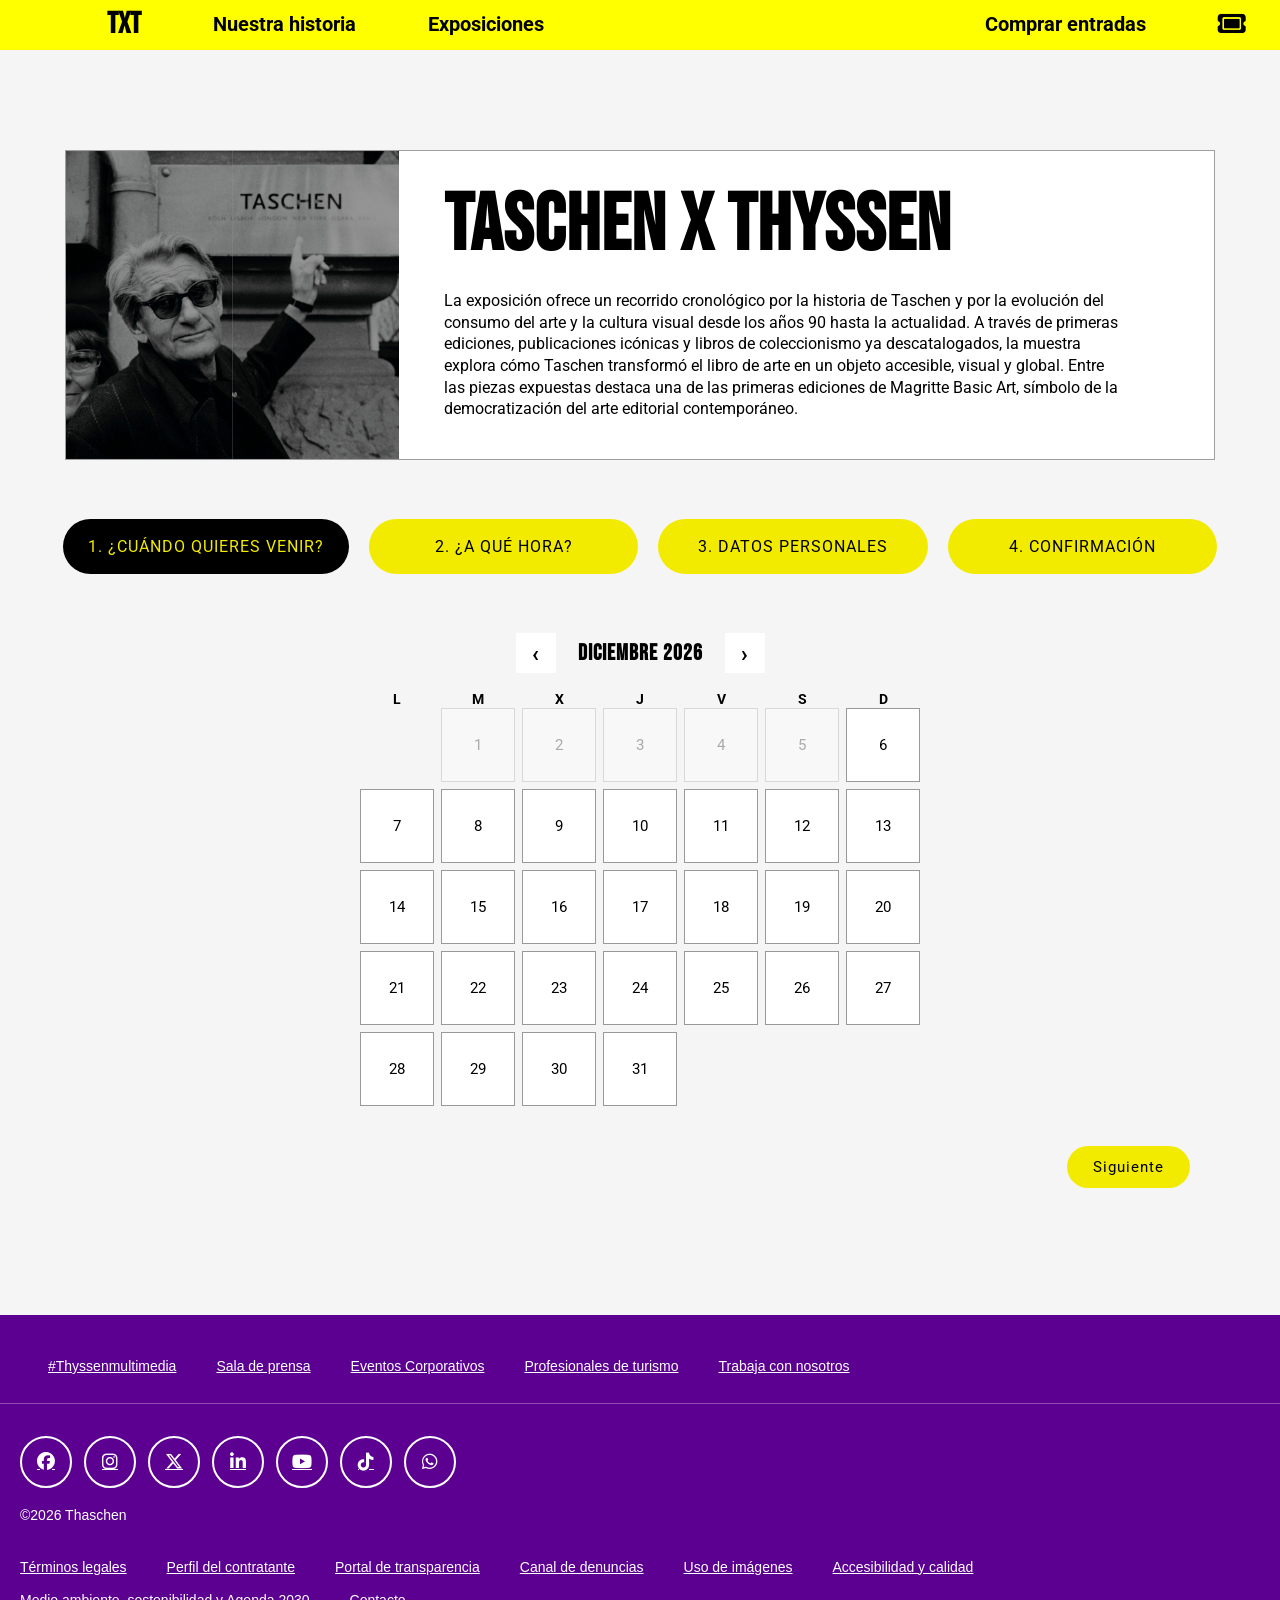
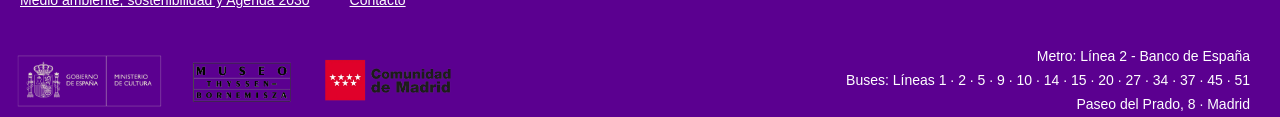
<file: tickets.html>
<!doctype html>
<html lang="es">
  <head>
    <meta charset="UTF-8" />
    <meta name="viewport" content="width=device-width, initial-scale=1.0" />
    <title>Taschen | Comprar Entradas</title>
    <link rel="stylesheet" href="css/compartido.css" />
    <link
      rel="stylesheet"
      href="https://cdnjs.cloudflare.com/ajax/libs/font-awesome/6.5.0/css/all.min.css"
    />

    <link
      href="https://fonts.googleapis.com/css2?family=Bebas+Neue&family=Monsieur+La+Doulaise&family=Roboto:ital,wght@0,100..900;1,100..900&display=swap"
      rel="stylesheet"
    />
  </head>

  <body class="page-tickets">
    <nav id="menu">
      <ul>
        <li>
          <i class="fa-solid fa-bars" onclick="toggleMenu()"></i>
        </li>
        <li class="logo">
          <a href="index.html">TXT</a>
        </li>
        <li>
          <a href="history.html" onclick="closeMenu()">Nuestra historia</a>
        </li>
        <li>
          <a
            href="https://www.museothyssen.org/exposiciones"
            target="_blank"
            onclick="closeMenu()"
          >
            Exposiciones
          </a>
        </li>
        <li class="tickets">
          <a href="tickets.html" onclick="closeMenu()">Comprar entradas</a>
        </li>
        <li class="tickets icono">
          <a href="tickets.html" onclick="closeMenu()">
            <i class="fa-solid fa-ticket"></i>
          </a>
        </li>
      </ul>
    </nav>
    <main class="pagina">
      <section class="bloque">
        <div class="imagen">
          <img src="img/señor taschen.jpg" alt="Señor Taschen" />
        </div>
        <div class="texto">
          <h1>TASCHEN X THYSSEN</h1>
          <p>
            La exposición ofrece un recorrido cronológico por la historia de
            Taschen y por la evolución del consumo del arte y la cultura visual
            desde los años 90 hasta la actualidad. A través de primeras
            ediciones, publicaciones icónicas y libros de coleccionismo ya
            descatalogados, la muestra explora cómo Taschen transformó el libro
            de arte en un objeto accesible, visual y global. Entre las piezas
            expuestas destaca una de las primeras ediciones de Magritte Basic
            Art, símbolo de la democratización del arte editorial contemporáneo.
          </p>
        </div>
      </section>

      <section class="proceso">
        <section class="pasos">
          <div class="paso activo" data-paso="1">1. ¿CUÁNDO QUIERES VENIR?</div>
          <div class="paso" data-paso="2">2. ¿A QUÉ HORA?</div>
          <div class="paso" data-paso="3">3. DATOS PERSONALES</div>
          <div class="paso" data-paso="4">4. CONFIRMACIÓN</div>
        </section>

        <section class="fases">
          <section class="fase visible" id="fase1">
            <div class="calendario">
              <div class="cabecera">
                <button id="mesanterior">‹</button>
                <h3 id="mesactual"></h3>
                <button id="messiguiente">›</button>
              </div>
              <div class="dias">
                <div>L</div>
                <div>M</div>
                <div>X</div>
                <div>J</div>
                <div>V</div>
                <div>S</div>
                <div>D</div>
              </div>
              <div id="listafechas" class="fechas"></div>
            </div>
          </section>

          <section class="fase" id="fase2">
            <div id="listahoras" class="horas"></div>
          </section>

          <section class="fase" id="fase3">
            <div class="formulario">
              <input type="text" id="nombre" placeholder="Nombre y apellidos" />
              <input
                type="email"
                id="correo"
                placeholder="Correo electrónico"
              />
              <select id="tipoentrada">
                <option value="15">Entrada general - 15€</option>
                <option value="10">
                  Entrada personas con discapacidad - 10€
                </option>
                <option value="7">Entrada +65 años - 7€</option>
                <option value="5">Entrada niños hasta 10 años - 5€</option>
              </select>

              <div class="cantidad">
                <label>Total de entradas</label>
                <div class="controles">
                  <button id="restar">-</button>
                  <span id="contador">1</span>
                  <button id="sumar">+</button>
                </div>
              </div>

              <div class="total">
                Precio total:
                <span id="preciototal">15€</span>
              </div>
            </div>
          </section>

          <section class="fase" id="fase4">
            <h2>Gracias por tu compra</h2>
            <div class="tarjeta">
              <div class="imagenfinal">
                <img src="img/señor taschen.jpg" alt="Taschen" />
              </div>
              <div class="textofinal">
                <h3 id="titulofinal"></h3>
                <div id="datosfinal"></div>
              </div>
              <div class="codigo">
                <img src="img/codigo.png" alt="QR" />
                <button class="descargapdf">Descargar PDF</button>
              </div>
            </div>
          </section>
        </section>

        <div class="navegacion" id="navegacioncompra">
          <button id="anterior" class="boton oculto">Atrás</button>
          <button id="siguiente" class="boton">Siguiente</button>
        </div>
      </section>
    </main>

    <div class="fondo" id="fondocompra">
      <div class="ventana">
        <div class="info">
          <h3>Confirmación de compra</h3>
          <div id="resumencompra"></div>
        </div>
        <div class="acciones">
          <button id="aceptarcompra">Aceptar</button>
        </div>
      </div>
    </div>
    <footer>
      <nav class="footer-top">
        <p>
          <a
            href="https://www.museothyssen.org/thyssenmultimedia"
            target="_blank"
            title="Se abre en una nueva pestaña"
            >#Thyssenmultimedia</a
          >
        </p>
        <p>
          <a
            href="https://www.museothyssen.org/sala-prensa"
            target="_blank"
            title="Se abre en una nueva pestaña"
            >Sala de prensa</a
          >
        </p>
        <p>
          <a
            href="https://www.museothyssen.org/eventos-corporativos"
            target="_blank"
            title="Se abre en una nueva pestaña"
            >Eventos Corporativos</a
          >
        </p>
        <p>
          <a
            href="https://www.museothyssen.org/profesionales-turismo"
            target="_blank"
            title="Se abre en una nueva pestaña"
            >Profesionales de turismo</a
          >
        </p>
        <p>
          <a
            href="https://www.museothyssen.org/empleo"
            target="_blank"
            title="Se abre en una nueva pestaña"
            >Trabaja con nosotros</a
          >
        </p>
      </nav>

      <div class="footer-social">
        <a
          href="https://www.facebook.com/TASCHEN"
          target="_blank"
          title="Facebook"
        >
          <i class="fa-brands fa-facebook"></i>
        </a>
        <a
          href="https://www.instagram.com/taschen"
          target="_blank"
          title="Instagram"
        >
          <i class="fa-brands fa-instagram"></i>
        </a>
        <a href="https://x.com/taschen" target="_blank" title="X / Twitter">
          <i class="fa-brands fa-x-twitter"></i>
        </a>
        <a
          href="https://www.linkedin.com/company/taschen"
          target="_blank"
          title="LinkedIn"
        >
          <i class="fa-brands fa-linkedin-in"></i>
        </a>
        <a
          href="https://www.youtube.com/@TASCHENbooks"
          target="_blank"
          title="YouTube"
        >
          <i class="fa-brands fa-youtube"></i>
        </a>
        <a
          href="https://www.tiktok.com/@taschen"
          target="_blank"
          title="TikTok"
        >
          <i class="fa-brands fa-tiktok"></i>
        </a>
        <i class="fa-brands fa-whatsapp"></i>
      </div>
      <p class="footer-copy">©2026 Thaschen</p>
      <nav class="footer-legal">
        <p>
          <a
            href="https://www.museothyssen.org/terminos-legales"
            target="_blank"
            title="Se abre en una nueva pestaña"
            >Términos legales</a
          >
        </p>
        <p>
          <a
            href="https://www.museothyssen.org/perfil-contratante"
            target="_blank"
            title="Se abre en una nueva pestaña"
            >Perfil del contratante</a
          >
        </p>
        <p>
          <a
            href="https://www.museothyssen.org/transparencia"
            target="_blank"
            title="Se abre en una nueva pestaña"
            >Portal de transparencia</a
          >
        </p>
        <p>
          <a
            href="https://www.museothyssen.org/canal-denuncias-anonimo"
            target="_blank"
            title="Se abre en una nueva pestaña"
            >Canal de denuncias</a
          >
        </p>
        <p>
          <a
            href="https://www.museothyssen.org/uso-imagenes"
            target="_blank"
            title="Se abre en una nueva pestaña"
            >Uso de imágenes</a
          >
        </p>
        <p>
          <a
            href="https://www.museothyssen.org/visita/accesibilidad"
            target="_blank"
            title="Se abre en una nueva pestaña"
            >Accesibilidad y calidad</a
          >
        </p>
        <p>
          <a
            href="https://www.museothyssen.org/medio-ambiente-sostenibilidad-agenda-2030"
            target="_blank"
            title="Se abre en una nueva pestaña"
            >Medio ambiente, sostenibilidad y Agenda 2030</a
          >
        </p>
        <p>
          <a
            href="https://www.museothyssen.org/contacto"
            target="_blank"
            title="Se abre en una nueva pestaña"
            >Contacto</a
          >
        </p>
      </nav>

      <div class="footer-bottom">
        <figure class="footer-logos">
          <img src="img/gobespana.svg" alt="Gobierno de España" />
          <img src="img/museo.svg" alt="Museo Thyssen-Bornemisza" />
          <img src="img/madrid.svg" alt="Comunidad de Madrid" />
        </figure>

        <div class="footer-location">
          <p>
            Metro: Línea 2 - Banco de España<br />
            Buses: Líneas 1 · 2 · 5 · 9 · 10 · 14 · 15 · 20 · 27 · 34 · 37 · 45
            · 51<br />
            Paseo del Prado, 8 · Madrid
          </p>
        </div>
      </div>
    </footer>
    <script src="js/script.js"></script>
  </body>
</html>
</file>
<file: css/compartido.css>
/* ===================== RESET + COMPARTIDO ===================== */
* {
  margin: 0;
  padding: 0;
  box-sizing: border-box;
  scroll-behavior: smooth;
}

html,
body {
  overflow-x: clip;
  max-width: 100%;
}

a {
  color: white;
  text-decoration: none;
}

/* /* nav.......................... */
#menu {
  position: sticky;
  top: 0;
  z-index: 100;
  background-color: yellow;
  box-sizing: border-box;
  height: 50px;
  width: 100%;
  line-height: 1.6;
}
#menu img {
  width: 30px;
  height: 30px;
}
#menu ul {
  list-style: none;
  display: flex;
  font-size: 20px;
  align-items: center;
  justify-content: center;
}
#menu > ul > li > a {
  color: black;
  font-weight: bold;
  text-decoration: none;
}

#menu ul li + li {
  margin-left: 4.5rem;
}
#menu ul li.tickets:not(.icono) {
  margin-left: 441px;
}
#menu ul li.icono {
  margin-left: 4.5rem;
}
#menu ul li.icono i {
  padding-top: 5px;
  font-size: 25px;
  color: #000000;
}
#menu ul li.logo a {
  font-size: 30px;
  font-family: "Bebas Neue", cursive;
  color: #000000;
  text-decoration: none;
}
#menu ul li.tickets a {
  color: #000000;
}
#menu > ul > li:hover {
  transform: scale(1.01);
  transition: transform 0.3s;
}

/* ocultar menu hamburguesa */
#menu > ul > li:first-child {
  display: none;
  color: black;
}

/* landing............................ */

.page-index {
  background-color: black;
  font-family: "Roboto", sans-serif;
  color: white;
  line-height: 1.6;
}
.page-index img {
  width: 100%;
  vertical-align: middle;
}
.page-index p {
  margin: 3rem 2rem;
  line-height: 1rem;
  text-align: justify;
  width: 90%;
  margin-left: auto;
  font-size: 1rem;
  line-height: 1.15rem;
}
.page-index h1 {
  font-family: "Bebas Neue", cursive;
  font-size: 4rem;
  text-align: center;
  margin: 2rem 0;
}
.page-index h2 {
  font-family: "Roboto", sans-serif;
  font-size: 2rem;
  text-align: center;
  margin: 1rem 0;
  font-weight: 300;
}
.page-index .header {
  position: relative;
  width: 100%;
  height: 95vh;
  overflow: hidden;
  background: #000000;
}
.page-index .fondoluz {
  position: absolute;
  inset: 0;
  display: flex;
  justify-content: center;
  align-items: center;
}
.page-index .fondoluz h1 {
  margin: 0;
  font-size: 35vw;
}
.page-index h2.exposición {
  position: absolute;
  bottom: 6rem;
  left: 2rem;
  margin: 0;
  font-size: 1.5rem;
  color: white;
}
.page-index h2.fechas {
  position: absolute;
  bottom: 6rem;
  right: 2rem;
  margin: 0;
  font-size: 1.5rem;
  color: white;
}
.page-index .header h2 {
  margin: 0;
}
.page-index .contenedor {
  position: absolute;
  top: 45%;
  left: 50%;
  transform: translate(-50%, -50%);
  width: 350px;
  height: 500px;
}
.page-index .slide {
  position: absolute;
  inset: 0;
  opacity: 0;
  transition: opacity 0.8s ease;
}
.page-index .slide.active {
  opacity: 1;
}
.page-index .slide img {
  width: 100%;
  height: 100%;
  object-fit: cover;
  display: block;
  box-shadow: 0 12px 40px rgba(0, 0, 0, 0.6);
}
.page-index .dots {
  position: absolute;
  bottom: 3em;
  left: 50%;
  transform: translateX(-50%);
  display: flex;
  gap: 8px;
}
.page-index .dot {
  width: 8px;
  height: 8px;
  border-radius: 50%;
  background: rgba(255, 255, 255, 0.4);
  cursor: pointer;
  transition: background 0.3s;
}
.page-index .dot.active {
  background: white;
}

/* /* seccion de info............................ */

.page-index #info {
  display: flex;
  height: auto;
  align-items: center;
  padding-bottom: 3rem;
}
.page-index .columna-izquierda span {
  font-weight: bold;
  color: white;
}
.page-index button {
  display: block;
  width: 250px;
  padding: 1rem 2rem;
  border-radius: 20px;
  font-size: 1.25rem;
  font-weight: 700;
  text-transform: uppercase;
  cursor: pointer;
  border: none;
  margin: 1rem 0;
}
.page-index .contenedor-tickets {
  display: flex;
  align-items: flex-end;
  justify-content: space-between;
  gap: 2rem;
  padding: 3rem;
}
.page-index .columna-izquierda {
  width: 30%;
  padding: 0 3rem;
  padding-bottom: 3rem;
}
.page-index .columna-derecha {
  width: 50%;
  text-align: justify;
  padding: 0 3rem;
  padding-bottom: 1rem;

  /* estilos de botones................................ */
}
.page-index .btn-comprar {
  background-color: yellow;
  color: black;
  border: none;
}
.page-index .btn-comprar a {
  color: black;
}
.page-index .btn-comprar:hover {
  background: white;
  color: black;
  transition: 0.3s ease;
}
.page-index .btn-comprar {
  background-color: yellow;
  color: black;
  border: none;
}
.page-index .btn-comprar:hover {
  background: white;
  color: black;
  transition: 0.3s ease;
}
.page-index .btn-leer,
.page-index .btn-donde {
  background-color: #3b0764;
  color: white;
}
.page-index .btn-leer:hover,
.page-index .btn-donde:hover {
  background: #ffffff;
  transition: 0.3s ease;
}

.page-index .btn-leer:hover a,
.page-index .btn-donde:hover a {
  color: #3b0764 !important;
}
.page-index .galeria {
  display: flex;
  flex-wrap: wrap;
  gap: 1em;
  padding: 2rem 4rem;
}
.page-index .galeria > figure {
  flex: 27%;
  filter: blur(10px);
  transition: 0.5s;
  animation: movimiento ease 7s infinite;
}
.page-index .galeria figure img {
  width: 100%;
  height: 100%;
  object-fit: cover;
  display: block;
}
.page-index .galeria p {
  text-align: center;
  font-size: 0.9rem;
  margin-top: 0.5rem;
  color: white;
  padding: 0.5rem;
}
.page-index .galeria > figure:hover {
  filter: none;
}
@keyframes movimiento {
  0% {
    transform: translateY(0);
  }
  50% {
    transform: translateY(-10px);
  }
  100% {
    transform: translateY(0);
  }
}
.page-index #frasefoto {
  background-image: url("../img/señor taschen.jpg");
  background-size: cover;
  background-position: center;
  height: 100vh;
  position: relative;
}
.page-index #frasefoto img {
  width: 100%;
  height: 95vh;
  object-fit: cover;
  display: block;
  margin: 0;
}
.page-index .quote {
  position: absolute;
  top: 50%;
  left: 50%;
  transform: translate(-50%, -50%);
  text-align: center;
  color: white;
  font-size: 1.5rem;
  padding: 0 2rem;
}
.page-index .quote p {
  font-family: "Bebas Neue", cursive;
  font-size: 96px;
  line-height: 5rem;
  color: yellow;
}
.page-index .autor {
  position: absolute;
  bottom: 2rem;
  left: 90%;
  transform: translateX(-50%);
}
.page-index .autor p {
  font-family: "Bebas Neue", cursive;
  font-size: 2rem;
  line-height: 2rem;
  color: yellow;
}

/* historia.................................. */

.page-history {
  background-color: #000000;
  font-family: "Roboto", sans-serif;
  color: #ffffff;
}
.page-history h1 {
  font-family: "Bebas Neue", cursive;
  text-align: center;
  font-size: 13vw;
  font-weight: 400;
  margin-top: 2rem;
}
.page-history h2 {
  font-family: "Bebas Neue", cursive;
  font-size: 4vw;
  font-weight: 200;
  margin-top: rem;
  margin-left: 3rem;
}
.page-history h3 {
  font-family: "Roboto", sans-serif;
  font-style: italic;
  text-align: center;
  font-size: 3vw;
  font-weight: 200;
  margin-top: 4rem;
  margin-left: 2rem;
  margin-right: 2rem;
}
.page-history h4 {
  text-align: right;
  font-family: "Roboto", sans-serif;
  font-style: italic;
  font-size: 3vw;
  font-weight: 100;
  margin-top: 1.5rem;
  margin-right: 5rem;
}
.page-history h5 {
  font-family: "Roboto", sans-serif;
  font-style: italic;
  font-size: 150%;
}
.page-history p {
  font-family: "Roboto", sans-serif;
  font-style: italic;
}
.page-history .textoabajo {
  position: relative;
  z-index: 1;
}

.page-history .textoabajo a {
  position: relative;
  z-index: 1;
  pointer-events: auto;
}
.page-history a {
  color: #ffffff;
  text-decoration: none;
}
.page-history .todo {
  position: relative;
}
.page-history .todo > img {
  position: absolute;
  top: 0;
  left: 50%;
  transform: translateX(-50%);
  z-index: 0;
  width: 55%;
}
.page-history .textoimagen,
.page-history .textoimagen1,
.page-history .textoimagen2,
.page-history .textoimagen3,
.page-history .textoimagen4,
.page-history .textoimagen5,
.page-history .textoimagen6,
.page-history .textoimagen7 {
  position: relative;
  z-index: 1;
  display: flex;
  align-items: center;
  width: 100%;
  margin-bottom: 1rem;
  justify-content: space-between;
}
.page-history .textoimagen,
.page-history .textoimagen2,
.page-history .textoimagen4,
.page-history .textoimagen6 {
  flex-direction: row;
}
.page-history .textoimagen1,
.page-history .textoimagen3,
.page-history .textoimagen5,
.page-history .textoimagen7 {
  flex-direction: row-reverse;
}
.page-history figure {
  width: 40%;
}
.page-history figure img {
  width: 100%;
  height: auto;
}
.page-history figure a {
  display: block;
  cursor: zoom-in;
}
.page-history .texto {
  width: 30%;
  font-family: "Roboto";
}
.page-history .textoimagen {
  margin: 5rem;
}
.page-history .textoimagen2 {
  margin-top: 3rem;
  margin-left: 5rem;
  margin-bottom: 6rem;
}
.page-history .textoimagen4 {
  margin-top: 1rem;
  margin-left: 5rem;
}
.page-history .textoimagen6 {
  margin-top: 12rem;
  margin-left: 5rem;
  margin-bottom: 4rem;
  margin-right: 4rem;
}
.page-history .textoimagen7 {
  margin-top: 10rem;
  padding-left: 4rem;
  padding-right: 8rem;
}
.page-history .textoimagen1 {
  padding-right: 6rem;
}
.page-history .textoimagen3 {
  padding-right: 6rem;
}
.page-history .textoimagen3 > div {
  padding-top: 1rem;
  padding-bottom: 6rem;
}
.page-history .textoimagen5 {
  padding-right: 6rem;
  margin-top: 10rem;
}
.page-history .figura1 img {
  width: 50%;
}
.page-history .figura1 {
  margin-left: 2rem;
  margin-top: 2rem;
}
.page-history .figura2 img {
  width: 50%;
}
.page-history .figura2 {
  margin-left: 9rem;
}
.page-history .figura3 img {
  margin-left: 2rem;
  width: 40%;
}
.page-history .figura4 img {
  width: 40%;
  margin-left: 11rem;
  margin-bottom: 5rem;
}
.page-history .figura5 img {
  width: 50%;
}
.page-history .figura6 img {
  width: 60%;
  margin-left: 9rem;
}
.page-history .figura7 img {
  width: 80%;
  padding-right: 7rem;
}
.page-history .figura8 img {
  margin-left: 4rem;
  width: 70%;
}
.page-history .textoabajo {
  text-align: center;
  margin-top: 30rem;
  list-style: none;
}
.page-history .fechaabajo {
  text-align: right;
  padding-right: 5rem;
  padding-top: 9rem;
}

/* tickets.................................. */
.page-tickets {
  background: #f5f5f5;
  font-family: "Roboto", sans-serif;
}

.page-tickets * {
  color: black;
}
.page-tickets .pagina {
  width: 100%;
  min-height: 100vh;
  background: #f5f5f5;
  padding-top: 70px;
  box-sizing: border-box;
}
.page-tickets .pagina h1,
.page-tickets .pagina h2,
.page-tickets .pagina h3,
.page-tickets .paso,
.page-tickets .boton,
.page-tickets .descargapdf,
.page-tickets #aceptarcompra,
.page-tickets .inicio {
  font-family: "Bebas Neue", sans-serif;
  letter-spacing: 1px;
}
.page-tickets .pagina p,
.page-tickets .pagina input,
.page-tickets .pagina select,
.page-tickets .pagina span,
.page-tickets .pagina label,
.page-tickets .pagina button,
.page-tickets .pagina div {
  font-family: "Roboto", sans-serif;
  color: black;
}
.page-tickets .bloque {
  width: 100%;
  max-width: 1150px;
  height: 310px;
  margin: 30px auto 0;
  border: 1px solid #9f9f9f;
  background: white;
  display: flex;
  overflow: hidden;
}
.page-tickets .imagen {
  width: 29%;
  height: 100%;
  flex-shrink: 0;
}
.page-tickets .imagen img {
  width: 100%;
  height: 100%;
  object-fit: cover;
  display: block;
}
.page-tickets .texto {
  width: 71%;
  height: 100%;
  padding: 40px 55px 40px 45px;
  display: flex;
  flex-direction: column;
  justify-content: center;
  align-items: flex-start;
  box-sizing: border-box;
}

.page-tickets .texto h1 {
  font-size: 5rem;
  line-height: 0.9;
  margin: 0 0 28px 0;
  color: black;
  text-align: left;
}
.page-tickets .texto p {
  max-width: 95%;
  margin: 0;
  color: black;
  font-size: 1rem;
  line-height: 1.35;
}
.page-tickets .proceso {
  width: 100%;
  min-height: 95vh;
  padding: 40px 0 5px 0;
  overflow: visible;
  overflow: visible;
}

.page-tickets .pasos {
  position: sticky;
  top: 70px;
  z-index: 50;
  overflow: visible;
  position: sticky;
  top: 70px;
  z-index: 50;
  overflow: visible;
  width: 100%;
  max-width: 1200px;
  margin: 0 auto 40px;
  padding: 18px 22px;
  display: grid;
  grid-template-columns: repeat(4, 1fr);
  gap: 20px;
  border-radius: 28px;
  background: transparent;
  border: 1px solid transparent;
  box-shadow: none;
  background: transparent;
  border: 1px solid transparent;
  box-shadow: none;
  transition:
    background 0.35s ease,
    backdrop-filter 0.35s ease,
    border 0.35s ease,
    box-shadow 0.35s ease;
}

.page-tickets .pasos.desplazado {
  background: rgba(255, 255, 255, 0.18);
  border: 1px solid rgba(255, 255, 255, 0.25);
  box-shadow: 0 8px 32px rgba(0, 0, 0, 0.08);
  backdrop-filter: blur(14px);
}
.page-tickets .paso {
  padding: 18px 25px;
  background: #f2eb00;
  border-radius: 40px;
  color: black !important;
  font-size: 1rem;
  text-align: center;
  white-space: nowrap;
  transition: 0.3s;
}
.page-tickets .paso.activo {
  background: black !important;
  color: #f2eb00 !important;
}
.page-tickets .fases {
  width: 100%;
  max-width: 1100px;
  margin: auto;
}
.page-tickets .fase {
  display: none;
  animation: aparecer 0.4s ease;
}
.page-tickets .fase.visible {
  display: block;
}
.page-tickets .fase h2 {
  margin-bottom: 40px;
  color: black;
  font-size: 3.5rem;
}
.page-tickets .calendario {
  max-width: 560px;
  margin: auto;
}
.page-tickets .cabecera {
  margin-bottom: 18px;
  display: flex;
  align-items: center;
  justify-content: center;
  gap: 22px;
}
.page-tickets .cabecera h3 {
  color: black;
  font-size: 1.4rem;
}
.page-tickets .cabecera button {
  width: 40px;
  height: 40px;
  border: none;
  background: white;
  cursor: pointer;
  display: flex;
  align-items: center;
  justify-content: center;
  font-size: 1.35rem;
  font-weight: bold;
  transition: 0.3s;
}
.page-tickets .cabecera button:hover {
  background: #f2eb00;
}
.page-tickets .dias,
.page-tickets .fechas {
  display: grid;
  grid-template-columns: repeat(7, 1fr);
  gap: 7px;
}
.page-tickets .dias div {
  color: black;
  font-size: 0.9rem;
  font-weight: bold;
  text-align: center;
}
.page-tickets .dia {
  aspect-ratio: 1/1;
  border: 1px solid #999;
  background: white;
  color: black;
  cursor: pointer;
  display: flex;
  align-items: center;
  justify-content: center;
  font-size: 0.92rem;
  transition: 0.3s;
}
.page-tickets .dia:hover {
  background: #f2eb00;
}
.page-tickets .dia.elegido {
  background: black !important;
  color: #f2eb00 !important;
}
.page-tickets .dia.bloqueado {
  opacity: 0.3;
  pointer-events: none;
}
.page-tickets .horas {
  max-width: 760px;
  margin: auto;
  display: grid;
  grid-template-columns: repeat(3, 1fr);
  gap: 14px;
}
.page-tickets .hora {
  padding: 11px 10px;
  border: 1px solid #999;
  background: white;
  color: black;
  cursor: pointer;
  font-size: 0.95rem;
  text-align: center;
  transition: 0.3s;
}
.page-tickets .hora:hover {
  background: black;
  color: #f2eb00;
}
.page-tickets .hora.elegido {
  background: black !important;
  color: #f2eb00 !important;
}
.page-tickets .formulario {
  max-width: 420px;
  margin: 15vh auto;
  display: flex;
  flex-direction: column;
  gap: 14px;
}
.page-tickets .formulario input,
.page-tickets .formulario select {
  height: 46px;
  padding: 0 14px;
  border: 1px solid #888;
  background: rgb(255, 255, 255);
  color: black !important;
  font-size: 0.95rem;
}

.page-tickets .cantidad {
  display: flex;
  flex-direction: column;
  gap: 8px;
}

.page-tickets .controles {
  display: flex;
  align-items: center;
  gap: 14px;
}

.page-tickets .controles button {
  width: 36px;
  height: 36px;
  display: flex;
  justify-content: center;
  align-items: center;
  padding: 0;
  border: none;
  background: black;
  color: #f2eb00;
  cursor: pointer;
  font-size: 1rem;
  font-weight: bold;
  transition: 0.3s;
}

.page-tickets .controles button:hover {
  background: #f2eb00;
  color: black;
}

.page-tickets .total {
  color: black;
  font-size: 0.98rem;
  font-weight: bold;
}

.page-tickets .boton {
  padding: 12px 26px;
  border: none;
  background: #f2eb00;
  color: black;
  cursor: pointer;
  font-size: 0.95rem;
  transition: 0.3s;
  border-radius: 28px;
  font-family: "Bebas Neue", sans-serif;
}

.page-tickets .boton:hover {
  background: black;
  color: #f2eb00;
}

.page-tickets .navegacion {
  width: 100%;
  max-width: 1100px;
  margin: 40px auto 40px;
  display: flex;
  justify-content: space-between;
}
.page-tickets .oculto {
  visibility: hidden;
}

.page-tickets .fondo {
  position: fixed;
  inset: 0;
  z-index: 999;
  background: rgba(255, 255, 255, 0.2);
  backdrop-filter: blur(10px);
  display: none;
  align-items: center;
  justify-content: center;
}

.page-tickets .ventana {
  width: 90%;
  max-width: 550px;
  padding: 18px 22px;
  background: white;
  display: flex;
  flex-direction: column;
  gap: 10px;
}

.page-tickets .info h3 {
  margin-bottom: 15px;
  color: black !important;
  font-size: 2rem;
}

.page-tickets #resumencompra {
  display: grid;
  grid-template-columns: repeat(2, 1fr);
  gap: 4px 18px;
  color: black !important;
}

.page-tickets #resumencompra p,
.page-tickets #resumencompra div,
.page-tickets #resumencompra span {
  margin: 0;
  line-height: 1.2;
}

.page-tickets #resumencompra {
  align-items: start;
}

.page-tickets .acciones {
  display: flex;
  justify-content: center;
}

.page-tickets #aceptarcompra {
  padding: 14px 50px;
  border: none;
  background: #4b007d;
  color: white;
  cursor: pointer;
  transition: 0.3s;
}

.page-tickets #aceptarcompra:hover {
  background: #f2eb00;
  color: black;
}

.page-tickets .tarjeta {
  width: 100%;
  max-width: 1100px;
  height: 280px;
  margin: auto;
  border: 1px solid #999;
  background: white;
  display: flex;
  overflow: hidden;
}

.page-tickets .imagenfinal {
  width: 28%;
  height: 100%;
  flex-shrink: 0;
}

.page-tickets .imagenfinal img {
  width: 100%;
  height: 100%;
  object-fit: cover;
  display: block;
}

.page-tickets .textofinal {
  width: 47%;
  height: 100%;
  padding: 28px 35px;
  display: flex;
  flex-direction: column;
  justify-content: center;
  box-sizing: border-box;
  overflow: hidden;
}

.page-tickets .textofinal h3 {
  margin: 0 0 18px 0;
  color: black !important;
  font-size: clamp(1.5rem, 1.9vw, 2.1rem);
  line-height: 1.05;
}

.page-tickets #datosfinal {
  width: 100%;
  display: grid;
  grid-template-columns: repeat(2, 1fr);
  column-gap: 30px;
  row-gap: 10px;
  color: black !important;
}

.page-tickets #datosfinal p {
  margin: 0;
  color: black !important;
  font-size: 0.95rem;
  line-height: 1.3;
}

.page-tickets .codigo {
  width: 25%;
  padding: 35px 20px 20px;
  display: flex;
  flex-direction: column;
  justify-content: center;
  align-items: center;
}

.page-tickets .codigo img {
  width: 140px;
  height: 140px;
}

.page-tickets .descargapdf {
  border: none;
  background: transparent;
  color: #4b007d !important;
  font-size: 1rem;
  transition: 0.3s;
}

.page-tickets .descargapdf:hover {
  color: #f2eb00 !important;
}

.page-tickets .inicio {
  padding: 14px 34px;
  background: #4b007d;
  color: white;
  cursor: pointer;
  display: inline-flex;
  align-items: center;
  justify-content: center;
  text-decoration: none;
  transition: 0.3s;
  border-radius: 28px;
}

.page-tickets .inicio:hover {
  background: #f2eb00;
  color: #4b007d !important;
}

@keyframes aparecer {
  from {
    opacity: 0;
    transform: translateY(10px);
  }
  to {
    opacity: 1;
    transform: translateY(0);
  }
}

/* footer.................................. */

footer {
  background-color: #5b0090;
  color: #fff;

  font-family: Arial, sans-serif;
  font-size: 14px;
}

footer {
  background-color: #5b0090;
  color: #fff;
  font-family: Arial, sans-serif;
  font-size: 14px;
}
footer p {
  margin: 0;
  width: auto;
  text-align: left;
  font-size: 14px;
  line-height: 1.7;
}
.footer-top {
  display: flex;
  flex-wrap: wrap;
  gap: 0 40px;
  padding: 40px 48px 24px;
  border-bottom: 1px solid rgba(255, 255, 255, 0.3);
  margin-bottom: 32px;
}
/* ── iconos redes sociales............................. ── */
.footer-social {
  display: flex;
  flex-wrap: wrap;
  gap: 12px;
  margin-bottom: 16px;
  padding-left: 20px;
}

.footer-social i {
  display: flex;
  align-items: center;
  justify-content: center;
  width: 52px;
  height: 52px;
  border: 2px solid #fff;
  border-radius: 50%;
  color: #fff;
  font-size: 18px;
  cursor: pointer;
}

.footer-social i:hover {
  background-color: rgba(255, 255, 255, 0.15);
}

/* ── copyright................................ ── */
.footer-copy {
  margin-bottom: 28px;
  padding-left: 20px;
}

/* ── links legales........................... ── */
.footer-legal {
  display: flex;
  flex-wrap: wrap;
  column-gap: 40px;
  row-gap: 10px;
  margin-bottom: 32px;
  padding-left: 20px;
}

.footer-legal p {
  margin: 0;
}

footer a {
  color: #fff;
  text-decoration: underline;
}

footer a:hover {
  opacity: 0.8;
}

/*  logos + transporte........................... ── */
.footer-bottom {
  display: flex;
  align-items: center;
  justify-content: space-between;
  flex-wrap: wrap;
  gap: 20px;
}

.footer-logos {
  display: flex;
  align-items: center;
  gap: 16px;
  margin: 0;
}

.footer-logos img {
  height: 52px;
  width: auto;
}

.footer-location {
  display: flex;
  align-items: flex-start;
  gap: 12px;
}

.footer-location figure {
  margin: 0;
}

.footer-location img {
  width: 36px;
  vertical-align: middle;
}

.footer-location p {
  text-align: right;
  line-height: 1.7;
  padding-right: 30px;
}
/* ajuste para q se vea el footer bien en el landing */
.page-index footer p {
  margin: 0;
  width: auto;
  text-align: left;
  font-size: 14px;
  line-height: 1.7;
}

/* ajuste para q el footer se vea bien en la página de tickets */
.page-tickets footer,
.page-tickets footer,
.page-tickets footer * {
  color: white !important;
}
/* media queries.................................. */

@media (max-width: 1180px) {
  #menu ul li.tickets:not(.icono) {
    margin-left: auto;
  }

  #menu ul {
    justify-content: space-between;
    padding: 0 2rem;
  }

  #menu ul li + li {
    margin-left: 2rem;
  }
}

@media (max-width: 835px) {
  #menu ul {
    font-size: 14px;
  }
}

@media (max-width: 500px) {
  #menu ul {
    font-size: 12px;
  }
}

/* Media query para pantallas de menos de 700px */
@media screen and (max-width: 700px) {
  #menu {
    height: auto;
  }

  #menu ul {
    flex-direction: column;
    align-items: flex-start;
    padding: 0.5rem 1rem;
  }

  /* Se muestra el icono hamburguesa */
  #menu > ul > li:first-child {
    display: block;
    cursor: pointer;
    font-size: 25px;
    padding: 0.5rem 0;
  }

  /* Se ocultan todas las opciones menos el icono */
  #menu > ul > li:not(:first-child) {
    display: none;
  }

  /* Cuando el menú tiene la clase "abierto", se muestran las opciones */
  #menu.abierto > ul > li:not(:first-child) {
    display: block;
    margin-left: 0 !important; /* Anula los márgenes del menú horizontal */
    padding: 0.4rem 0;
  }

  /* Quitamos el margin-left especial de .tickets en móvil */
  #menu ul li.tickets:not(.icono) {
    margin-left: 0;
  }
}

@media (max-width: 1180px) {
  .page-index .contenedor-tickets {
    flex-direction: column;
    align-items: center;
    padding: 2rem;
  }

  .page-index .columna-izquierda {
    width: 100%;
    padding: 0 2rem;
    display: flex;
    flex-direction: column;
    align-items: center;
  }
  .page-index .botones {
    display: flex;
    flex-direction: row;
    justify-content: center;
    gap: 1rem;
    flex-wrap: nowrap;
  }

  .page-index .botones button {
    width: auto;
    padding: 0.8rem 1.2rem;
    font-size: 1rem;
  }
  .page-index .columna-derecha {
    width: 100%;
    padding: 0 2rem 2rem;
  }

  .page-index p {
    margin: 1rem 1rem;
  }
}

@media (max-width: 700px) {
  .page-index .botones {
    display: flex;
    flex-direction: column;
    justify-content: left;
    gap: 0.5rem;
    flex-wrap: nowrap;
  }
}
.page-index .botones button {
  width: auto;
  padding: 0.8rem 1.2rem;
  font-size: 1rem;
}

@media (max-width: 1035px) {
  .page-index h2.exposición,
  .page-index h2.fechas {
    font-size: 1rem;
  }

  @media (max-width: 850px) {
      .page-index h2.exposición {
    bottom: 3rem;
    left: 50%;
    transform: translateX(-50%);
    white-space: nowrap;
    font-size: 1rem;
  }

  .page-index h2.fechas {
    bottom: 1.5rem;
    right: 50%;
    transform: translateX(50%);
    white-space: nowrap;
    font-size: 1rem;
  }
     .page-index .dots {
      bottom: 0rem;
    }

  @media (max-width: 835px) {
    .page-index .quote p {
      font-size: 4rem;
      line-height: 4rem;
    }

    .page-index .autor p {
      font-size: 1.5rem;
      line-height: 1.5rem;
    }

    .page-index .galeria > figure {
      /* quitar efecto desenfocado y hover de la galeria */
      filter: none !important;
      animation: none;
      flex: 45%;
    }

    .page-index .columna-izquierda {
      flex-direction: column;
      align-items: center;
      width: 100%;
    }
  }

  @media screen and (max-width: 600px) {
    /* se aumenta la altura del ehader para q ls h2 no queden pegado a los dots */
    .page-index .header {
      height: 100vh;
    }

    .page-index .dots {
      bottom: 8rem;
    }

    .page-index h2.exposición {
      bottom: 3rem;
      left: 50%;
      transform: translateX(-50%);
      /* impide q el texto se divida en 2 lineas */
      white-space: nowrap;
      font-size: 1rem;
    }

    .page-index h2.fechas {
      bottom: 1.5rem;
      right: 50%;
      transform: translateX(50%);
      white-space: nowrap;
      font-size: 1rem;
    }

    .page-index .contenedor {
      width: 300px;
      height: 400px;
    }

    .page-index .botones {
      flex-direction: row;
      flex-wrap: wrap;
      justify-content: center;
    }

    /* /* justificar p a al izda no rios */
    .page-index p {
      text-align: left;
    }

    .page-index .galeria {
      padding-top: 0;
      margin-top: 0;
    }
  }

  @media screen and (max-width: 1319px) {
    /* --- Header --- */
    .page-history h1 {
      font-size: 18vw;
      margin-top: 1.5rem;
    }
    .page-history h2 {
      font-size: 6vw;
      margin-top: 0;
    }
    .page-history h3 {
      font-size: 5vw;
      margin-top: 2rem;
    }
    .page-history h4 {
      font-size: 4vw;
      margin-top: 2rem;
      margin-right: 2rem;
    }

    .page-history .todo > img {
      display: none !important;
      visibility: hidden !important;
    }

    .page-history .todo {
      transform: none !important;
      margin-bottom: 0 !important;
    }

    .page-history .textoimagen,
    .page-history .textoimagen1,
    .page-history .textoimagen2,
    .page-history .textoimagen3,
    .page-history .textoimagen4,
    .page-history .textoimagen5,
    .page-history .textoimagen6,
    .page-history .textoimagen7 {
      margin: 2rem auto !important;
      padding: 0 3rem !important;
      gap: 2rem;
      align-items: center;
      width: 100%;
      box-sizing: border-box;
    }

    footer .footer-top a:hover {
      opacity: 0.8;
    }

    /* redes sociales */
    footer .footer-social {
      display: flex;
      flex-wrap: wrap;
      gap: 12px;
      margin-bottom: 16px;
      padding-left: 20px;
    }

    .page-history .figura7 {
      margin: 0;
      width: 45%;
      padding: 0;
    }

    .page-history .figura7 img {
      width: 90%;
      padding: 0;
      margin: 0;
    }
    /* --- Texto final y fecha --- */
    .page-history .textoabajo {
      margin-top: 5rem;
      font-size: 4vw;
    }
    .page-history .fechaabajo {
      padding-right: 2rem;
      padding-top: 3rem;
    }
  }

  @media screen and (max-width: 768px) {
    .page-history {
      padding-top: 0;
    }

    .page-history header {
      text-align: center;
      padding: 1rem;
    }

    .page-history .todo > img {
      display: none !important;
      visibility: hidden !important;
    }

    .page-history .todo {
      position: static;
      padding: 0 1rem;
    }

    .page-history .todo::before {
      display: none;
    }

    .page-history .textoimagen::before,
    .page-history .textoimagen1::before,
    .page-history .textoimagen2::before,
    .page-history .textoimagen3::before,
    .page-history .textoimagen4::before,
    .page-history .textoimagen5::before,
    .page-history .textoimagen6::before,
    .page-history .textoimagen7::before {
      display: none;
    }

    .page-history .textoimagen,
    .page-history .textoimagen1,
    .page-history .textoimagen2,
    .page-history .textoimagen3,
    .page-history .textoimagen4,
    .page-history .textoimagen5,
    .page-history .textoimagen6,
    .page-history .textoimagen7 {
      flex-direction: column !important;
      align-items: center;
      width: 95%;
      margin: 3rem auto !important;
      padding: 0 !important;
      gap: 0.5rem;
      position: relative;
      z-index: 1;
    }

    .page-history .texto {
      width: 100%;
      text-align: left;
    }

    .page-history figure {
      width: 100%;
      margin: 0;
    }

    .page-history .figura1 img,
    .page-history .figura2 img,
    .page-history .figura3 img,
    .page-history .figura4 img,
    .page-history .figura5 img,
    .page-history .figura6 img,
    .page-history .figura7 img,
    .page-history .figura8 img {
      width: 50%;
      margin: 0;
      padding: 0;
    }

    .page-history .figura1,
    .page-history .figura2,
    .page-history .figura3,
    .page-history .figura4,
    .page-history .figura5,
    .page-history .figura6,
    .page-history .figura7,
    .page-history .figura8 {
      margin: 0;
      width: 100%;
    }

    .page-history .fechaabajo {
      padding-bottom: 2rem;
    }
  }

  footer .footer-legal a {
    color: #fff;
    text-decoration: underline;
  }

  footer .footer-legal a:hover {
    opacity: 0.8;
  }

  /*  logos + ubicacion */
  footer .footer-bottom {
    display: flex;
    align-items: center;
    justify-content: space-between;
    flex-wrap: wrap;
    gap: 20px;
    padding: 20px 48px;
  }

  footer .footer-logos {
    display: flex;
    align-items: center;
    gap: 16px;
    margin: 0;
    width: auto;
  }

  footer .footer-logos img {
    height: 52px;
    width: auto;
  }

  footer .footer-location {
    display: flex;
    align-items: flex-start;
  }

  footer .footer-location p {
    text-align: right;
    line-height: 1.7;
    padding-right: 30px;
    color: #fff;
    font-style: italic;
    font-size: 14px;
    width: auto;
    margin: 0;
  }

  /*  tickets*............................../ */

  @media screen and (max-width: 1024px) {
    .page-tickets .bloque {
      max-width: 95%;
      height: auto;
      flex-direction: column;
    }

    .page-tickets .imagen {
      width: 100%;
      height: 220px;
    }

    .page-tickets .texto {
      width: 100%;
      padding: 30px 30px;
    }

    .page-tickets .texto h1 {
      font-size: 3.5rem;
    }

    .page-tickets .pasos {
      grid-template-columns: repeat(2, 1fr);
      max-width: 95%;
    }

    .page-tickets .fases {
      max-width: 95%;
      padding: 0 20px;
    }

    .page-tickets .navegacion {
      max-width: 95%;
      padding: 0;
    }

    .page-tickets .tarjeta {
      max-width: 95%;
      height: auto;
      flex-direction: column;
    }

    .page-tickets .imagenfinal {
      width: 100%;
      height: 200px;
    }

    .page-tickets .textofinal {
      width: 100%;
      padding: 24px 28px;
    }

    .page-tickets .codigo {
      width: 100%;
      padding: 20px;
      flex-direction: row;
      gap: 20px;
      justify-content: center;
    }
  }

  /* MÓVIL (max 600px) tickets */
  @media (max-width: 600px) {
  }
  .page-tickets .pagina {
    padding-top: 60px;
  }

  .page-tickets .bloque {
    margin: 16px auto 0;
  }

  .page-tickets .imagen {
    height: 160px;
  }

  .page-tickets .texto {
    padding: 20px 18px;
  }

  .page-tickets .texto h1 {
    font-size: 2.5rem;
    margin-bottom: 14px;
  }

  .page-tickets .texto p {
    font-size: 0.9rem;
  }

  .page-tickets .proceso {
    padding: 20px 0 30px 0;
  }

  .page-tickets .pasos {
    grid-template-columns: repeat(2, 1fr);
    gap: 10px;
    padding: 12px 14px;
    margin-bottom: 24px;
  }

  .page-tickets .paso {
    padding: 12px 10px;
    font-size: 0.75rem;
    white-space: normal;
    border-radius: 20px;
  }

  .page-tickets .calendario {
    max-width: 100%;
    padding: 0 10px;
  }

  .page-tickets .cabecera h3 {
    font-size: 1.1rem;
  }

  .page-tickets .dias div,
  .page-tickets .dia {
    font-size: 0.78rem;
  }

  .page-tickets .horas {
    grid-template-columns: repeat(2, 1fr);
    padding: 0 10px;
  }

  .page-tickets .hora {
    font-size: 0.85rem;
    padding: 10px 6px;
  }

  .page-tickets .formulario {
    max-width: 100%;
    padding: 0 18px;
    margin: 6vh auto;
  }

  .page-tickets .formulario input,
  .page-tickets .formulario select {
    font-size: 0.9rem;
  }

  .page-tickets .fases {
    padding: 0 10px;
  }

  .page-tickets .navegacion {
    padding: 0 10px;
    margin: 24px auto 80px;
    gap: 10px;
  }

  .page-tickets .boton {
    padding: 12px 18px;
    font-size: 0.85rem;
  }

  .page-tickets .fase h2 {
    font-size: 2.2rem;
    margin-bottom: 24px;
    padding-left: 10px;
  }

  .page-tickets .tarjeta {
    margin: 0 10px;
  }

  .page-tickets .textofinal {
    padding: 18px 16px;
  }

  .page-tickets .textofinal h3 {
    font-size: 1.2rem;
  }

  .page-tickets #datosfinal {
    grid-template-columns: 1fr;
    row-gap: 6px;
  }

  .page-tickets #datosfinal p {
    font-size: 0.85rem;
  }

  .page-tickets .codigo {
    flex-direction: column;
    padding: 16px;
  }

  .page-tickets .codigo img {
    width: 100px;
    height: 100px;
  }

  /* popup */
  .page-tickets .fondo {
    padding: 20px;
    align-items: center;
  }

  .page-tickets .ventana {
    width: 90%;
    max-width: 90%;
    padding: 20px 16px;
    border-radius: 16px;
  }

  .page-tickets .info h3 {
    font-size: 1.5rem;
    margin-bottom: 12px;
  }

  .page-tickets #resumencompra {
    grid-template-columns: 1fr;
    gap: 6px;
  }

  .page-tickets #resumencompra p {
    font-size: 0.85rem;
  }

  .page-tickets #aceptarcompra {
    width: 100%;
    padding: 14px 0;
    font-size: 0.95rem;
  }

  .page-tickets .inicio {
    padding: 12px 24px;
    font-size: 0.9rem;
  }
}
</file>
